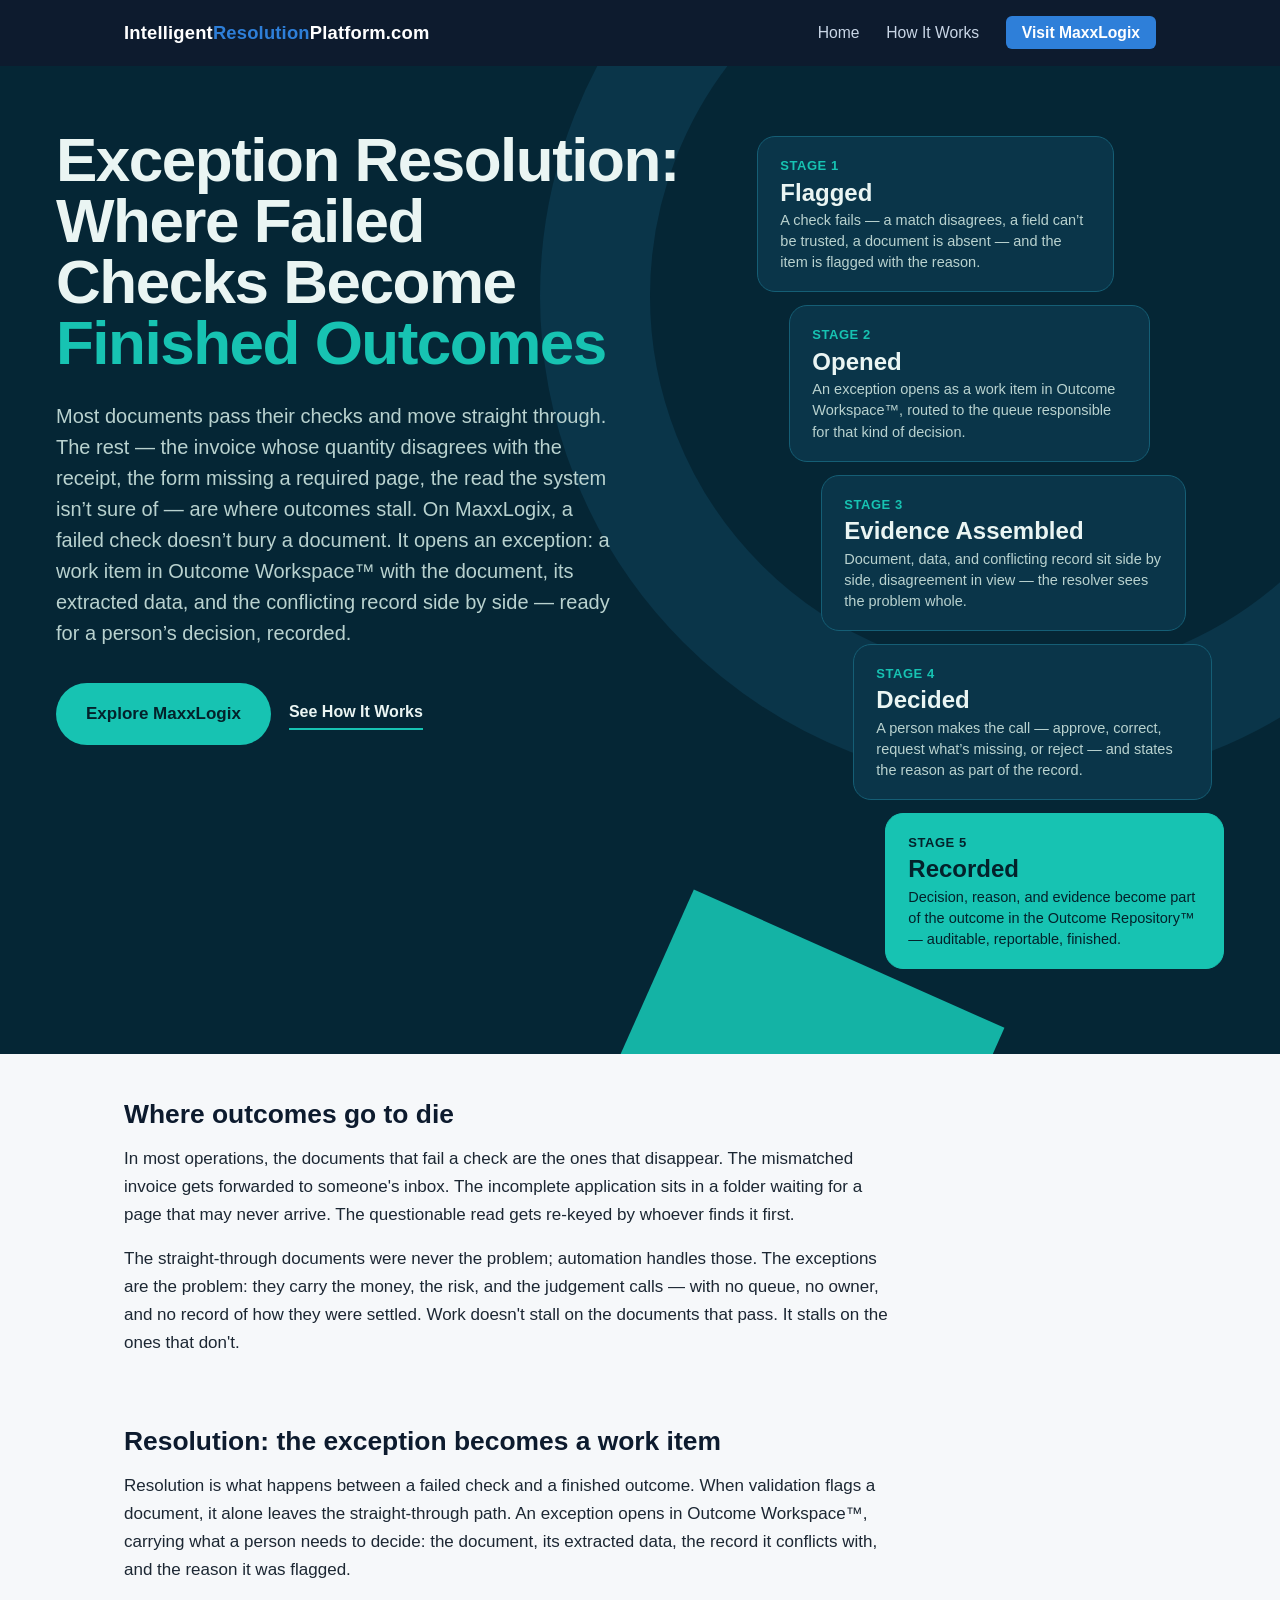
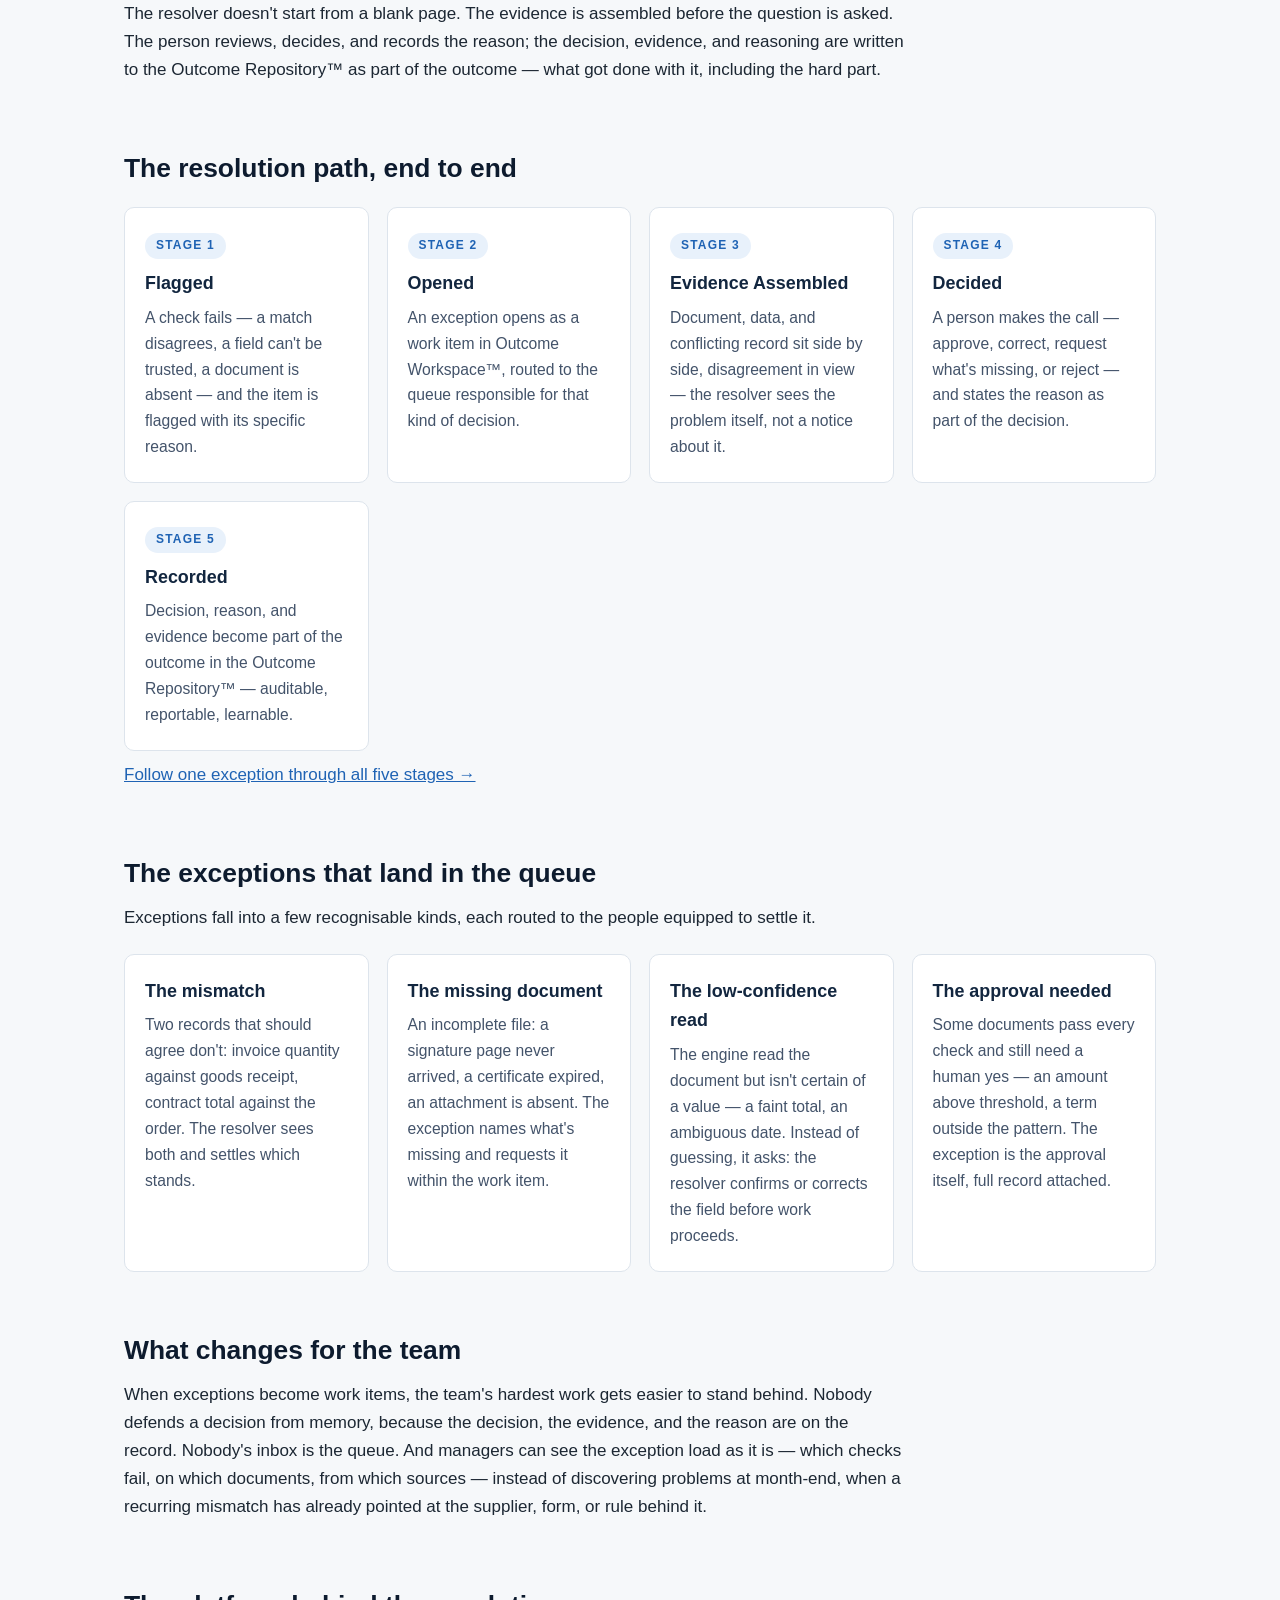
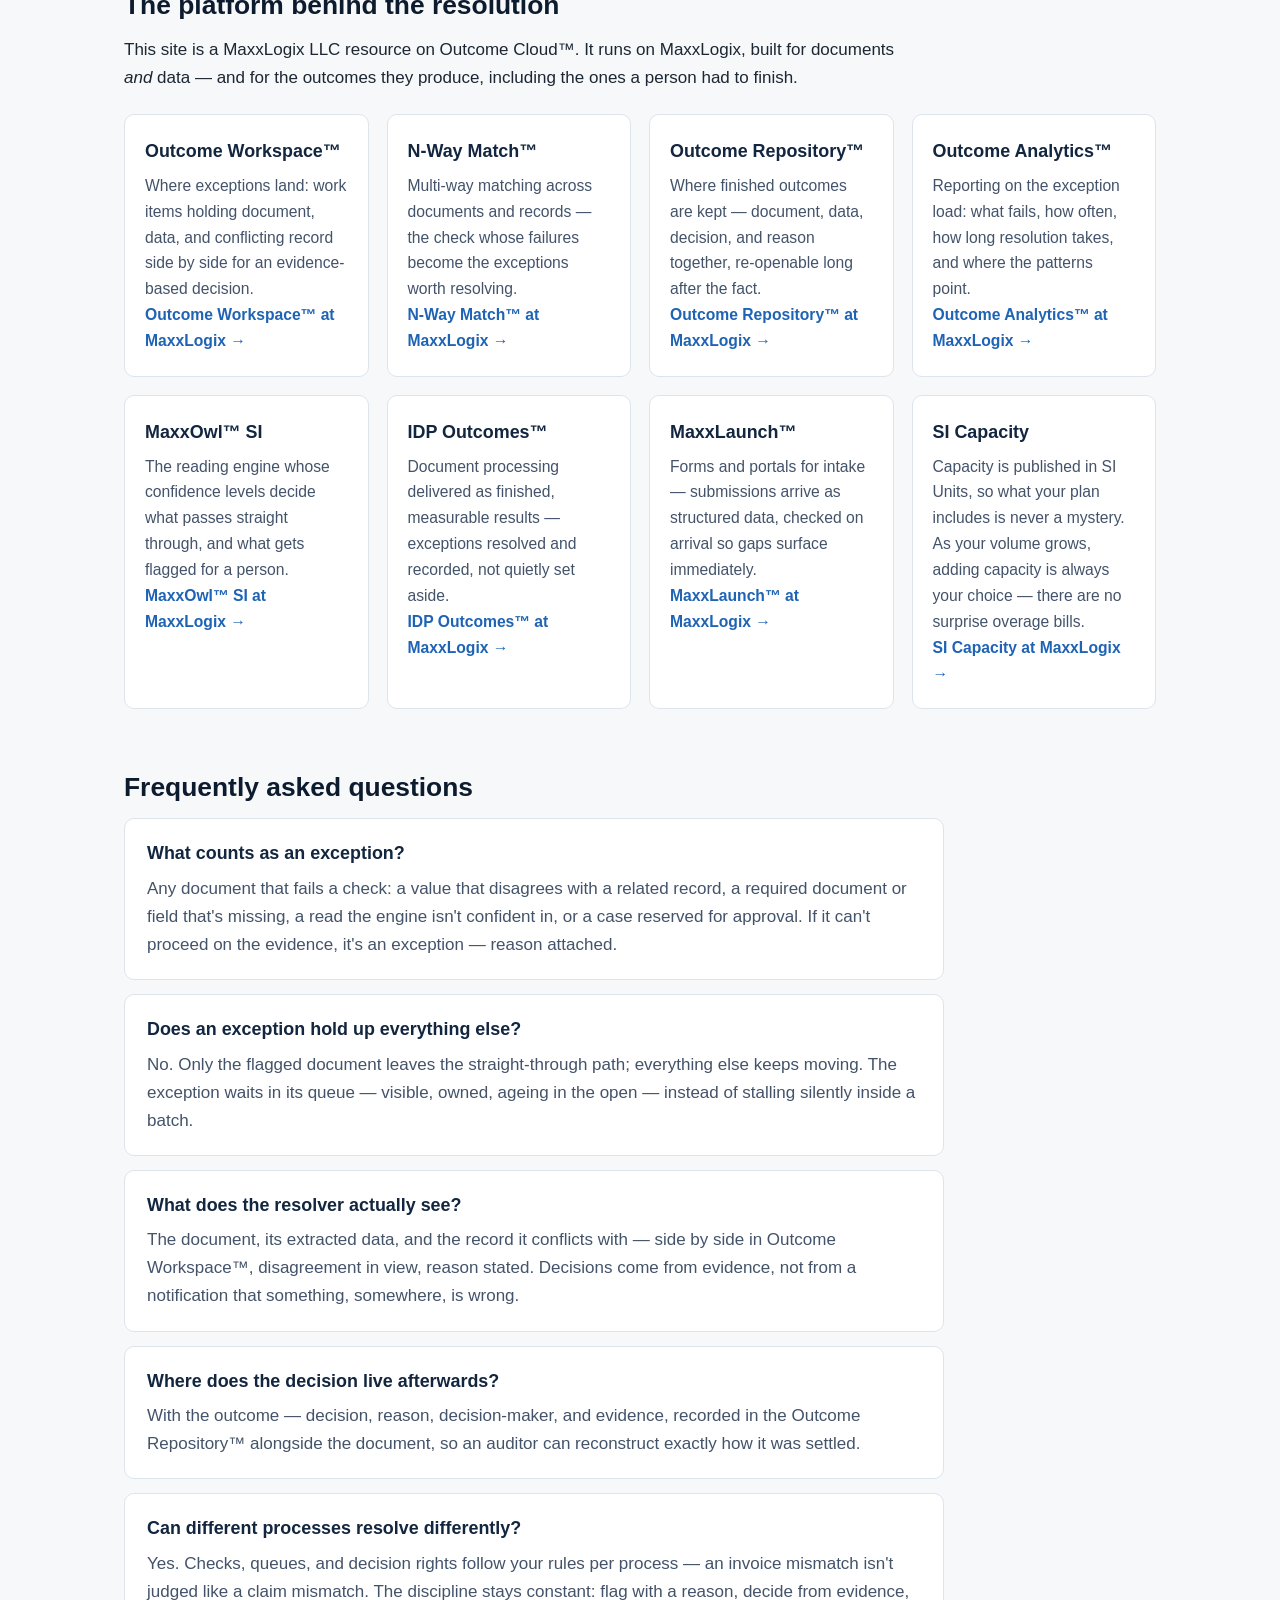
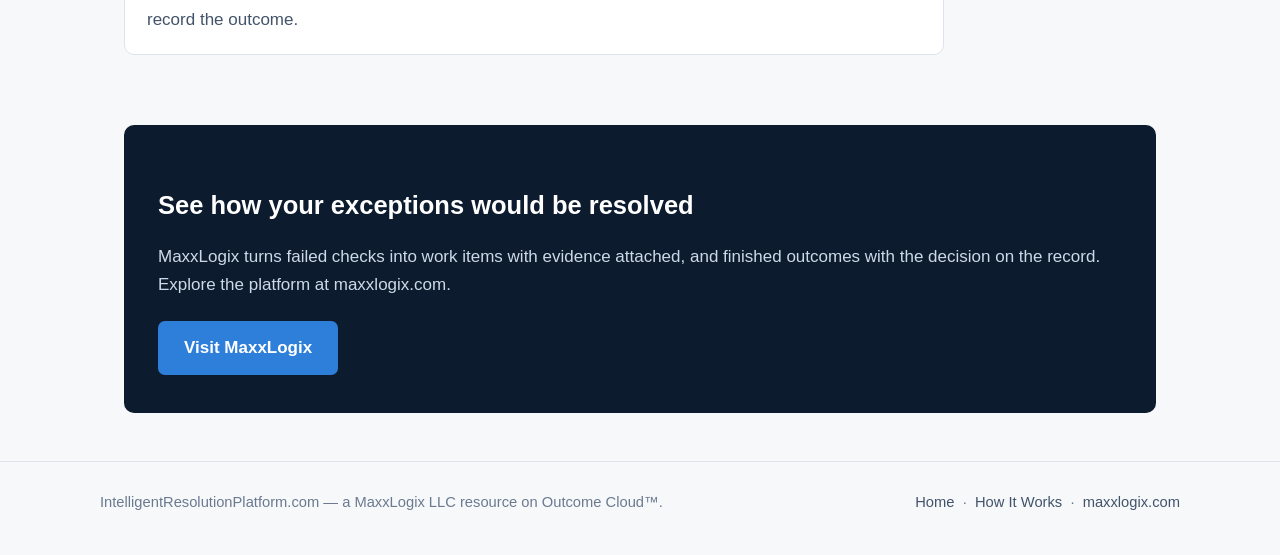
<file: index.html>
<!DOCTYPE html>
<html lang="en">
<head>
<meta charset="UTF-8">
<meta name="viewport" content="width=device-width, initial-scale=1.0">
<title>Exception Resolution for Documents That Fail the Check | Intelligent Resolution Platform</title>
<meta name="description" content="When a document fails a check, the exception becomes a work item: evidence side by side, a person decides, and the decision is recorded as the outcome. See resolution on MaxxLogix.">
<link rel="canonical" href="https://intelligentresolutionplatform.com/">
<meta property="og:type" content="website">
<meta property="og:site_name" content="Intelligent Resolution Platform">
<meta property="og:title" content="Exception Resolution for Documents That Fail the Check">
<meta property="og:description" content="Exceptions are where outcomes stall. On MaxxLogix they surface in Outcome Workspace as work items — document, data, and conflicting record side by side — until a person decides and the outcome is recorded.">
<meta property="og:url" content="https://intelligentresolutionplatform.com/">
<meta name="twitter:card" content="summary">
<link rel="stylesheet" href="style.css">
</head>
<body>

<header class="site-header">
  <div class="header-inner">
    <a class="wordmark" href="index.html">Intelligent<span>Resolution</span>Platform.com</a>
    <nav class="main-nav">
      <a href="index.html">Home</a>
      <a href="how-it-works.html">How It Works</a>
      <a class="nav-cta" href="https://maxxlogix.com">Visit MaxxLogix</a>
    </nav>
  </div>
</header>

<section class="bh">
  <div class="bh-wrap">
    <div class="bh-grid">
      <div>
        <h1 class="bh-h1" style="font-size:62px">Exception Resolution: Where Failed Checks Become <span class="bh-a">Finished Outcomes</span></h1>
        <p class="bh-lede">Most documents pass their checks and move straight through. The rest — the invoice whose quantity disagrees with the receipt, the form missing a required page, the read the system isn&rsquo;t sure of — are where outcomes stall. On MaxxLogix, a failed check doesn&rsquo;t bury a document. It opens an exception: a work item in Outcome Workspace&trade; with the document, its extracted data, and the conflicting record side by side — ready for a person&rsquo;s decision, recorded.</p>
        <div class="bh-actions">
          <a class="bh-btn" href="https://maxxlogix.com">Explore MaxxLogix</a>
          <a class="bh-link2" href="how-it-works.html">See How It Works</a>
        </div>
      </div>
      <div class="bh-path" aria-label="The path, end to end">
        <div class="bh-stage bh-s1"><div class="bh-n">Stage 1</div><div class="bh-t">Flagged</div><div class="bh-d">A check fails — a match disagrees, a field can&rsquo;t be trusted, a document is absent — and the item is flagged with the reason.</div></div>
        <div class="bh-stage bh-s2"><div class="bh-n">Stage 2</div><div class="bh-t">Opened</div><div class="bh-d">An exception opens as a work item in Outcome Workspace&trade;, routed to the queue responsible for that kind of decision.</div></div>
        <div class="bh-stage bh-s3"><div class="bh-n">Stage 3</div><div class="bh-t">Evidence Assembled</div><div class="bh-d">Document, data, and conflicting record sit side by side, disagreement in view — the resolver sees the problem whole.</div></div>
        <div class="bh-stage bh-s4"><div class="bh-n">Stage 4</div><div class="bh-t">Decided</div><div class="bh-d">A person makes the call — approve, correct, request what&rsquo;s missing, or reject — and states the reason as part of the record.</div></div>
        <div class="bh-stage bh-s5"><div class="bh-n">Stage 5</div><div class="bh-t">Recorded</div><div class="bh-d">Decision, reason, and evidence become part of the outcome in the Outcome Repository&trade; — auditable, reportable, finished.</div></div>
      </div>
    </div>
  </div>
</section>

<main>

  <section>
    <h2>Where outcomes go to die</h2>
    <p>In most operations, the documents that fail a check are the ones that disappear. The mismatched invoice gets forwarded to someone's inbox. The incomplete application sits in a folder waiting for a page that may never arrive. The questionable read gets re-keyed by whoever finds it first.</p>
    <p>The straight-through documents were never the problem; automation handles those. The exceptions are the problem: they carry the money, the risk, and the judgement calls — with no queue, no owner, and no record of how they were settled. Work doesn't stall on the documents that pass. It stalls on the ones that don't.</p>  </section>

  <section>
    <h2>Resolution: the exception becomes a work item</h2>
    <p>Resolution is what happens between a failed check and a finished outcome. When validation flags a document, it alone leaves the straight-through path. An exception opens in Outcome Workspace&trade;, carrying what a person needs to decide: the document, its extracted data, the record it conflicts with, and the reason it was flagged.</p>
    <p>The resolver doesn't start from a blank page. The evidence is assembled before the question is asked. The person reviews, decides, and records the reason; the decision, evidence, and reasoning are written to the Outcome Repository&trade; as part of the outcome — what got done with it, including the hard part.</p>
  </section>

  <section>
    <h2>The resolution path, end to end</h2>
    <div class="grid">
      <div class="card">
        <span class="step">Stage 1</span>
        <h3>Flagged</h3>
        <p>A check fails — a match disagrees, a field can't be trusted, a document is absent — and the item is flagged with its specific reason.</p>
      </div>
      <div class="card">
        <span class="step">Stage 2</span>
        <h3>Opened</h3>
        <p>An exception opens as a work item in Outcome Workspace&trade;, routed to the queue responsible for that kind of decision.</p>
      </div>
      <div class="card">
        <span class="step">Stage 3</span>
        <h3>Evidence Assembled</h3>
        <p>Document, data, and conflicting record sit side by side, disagreement in view — the resolver sees the problem itself, not a notice about it.</p>      </div>
      <div class="card">
        <span class="step">Stage 4</span>
        <h3>Decided</h3>
        <p>A person makes the call — approve, correct, request what's missing, or reject — and states the reason as part of the decision.</p>
      </div>
      <div class="card">
        <span class="step">Stage 5</span>
        <h3>Recorded</h3>
        <p>Decision, reason, and evidence become part of the outcome in the Outcome Repository&trade; — auditable, reportable, learnable.</p>
      </div>
    </div>
    <p><a href="how-it-works.html">Follow one exception through all five stages &rarr;</a></p>
  </section>

  <section>
    <h2>The exceptions that land in the queue</h2>
    <p>Exceptions fall into a few recognisable kinds, each routed to the people equipped to settle it.</p>
    <div class="grid">
      <div class="card">
        <h3>The mismatch</h3>
        <p>Two records that should agree don't: invoice quantity against goods receipt, contract total against the order. The resolver sees both and settles which stands.</p>
      </div>
      <div class="card">
        <h3>The missing document</h3>
        <p>An incomplete file: a signature page never arrived, a certificate expired, an attachment is absent. The exception names what's missing and requests it within the work item.</p>      </div>
      <div class="card">
        <h3>The low-confidence read</h3>
        <p>The engine read the document but isn't certain of a value — a faint total, an ambiguous date. Instead of guessing, it asks: the resolver confirms or corrects the field before work proceeds.</p>
      </div>
      <div class="card">
        <h3>The approval needed</h3>
        <p>Some documents pass every check and still need a human yes — an amount above threshold, a term outside the pattern. The exception is the approval itself, full record attached.</p>
      </div>
    </div>
  </section>

  <section>
    <h2>What changes for the team</h2>
    <p>When exceptions become work items, the team's hardest work gets easier to stand behind. Nobody defends a decision from memory, because the decision, the evidence, and the reason are on the record. Nobody's inbox is the queue. And managers can see the exception load as it is — which checks fail, on which documents, from which sources — instead of discovering problems at month-end, when a recurring mismatch has already pointed at the supplier, form, or rule behind it.</p>
  </section>

  <section>
    <h2>The platform behind the resolution</h2>
    <p class="narrow">This site is a MaxxLogix LLC resource on Outcome Cloud&trade;. It runs on MaxxLogix, built for documents <em>and</em> data — and for the outcomes they produce, including the ones a person had to finish.</p>
    <div class="grid">
      <div class="card">
        <h3>Outcome Workspace&trade;</h3>
        <p>Where exceptions land: work items holding document, data, and conflicting record side by side for an evidence-based decision.</p>
        <p><a href="https://maxxlogix.com/outcome-workspace/">Outcome Workspace&trade; at MaxxLogix &rarr;</a></p>
      </div>
      <div class="card">
        <h3>N-Way Match&trade;</h3>
        <p>Multi-way matching across documents and records — the check whose failures become the exceptions worth resolving.</p>
        <p><a href="https://maxxlogix.com/outcome-match/">N-Way Match&trade; at MaxxLogix &rarr;</a></p>
      </div>
      <div class="card">
        <h3>Outcome Repository&trade;</h3>
        <p>Where finished outcomes are kept — document, data, decision, and reason together, re-openable long after the fact.</p>        <p><a href="https://maxxlogix.com/outcome-repository/">Outcome Repository&trade; at MaxxLogix &rarr;</a></p>
      </div>
      <div class="card">
        <h3>Outcome Analytics&trade;</h3>
        <p>Reporting on the exception load: what fails, how often, how long resolution takes, and where the patterns point.</p>
        <p><a href="https://maxxlogix.com/outcome-analytics/">Outcome Analytics&trade; at MaxxLogix &rarr;</a></p>
      </div>
      <div class="card">
        <h3>MaxxOwl&trade; SI</h3>
        <p>The reading engine whose confidence levels decide what passes straight through, and what gets flagged for a person.</p>
        <p><a href="https://maxxlogix.com/maxxowl-si/">MaxxOwl&trade; SI at MaxxLogix &rarr;</a></p>
      </div>
      <div class="card">
        <h3>IDP Outcomes&trade;</h3>
        <p>Document processing delivered as finished, measurable results — exceptions resolved and recorded, not quietly set aside.</p>
        <p><a href="https://maxxlogix.com/idp-outcomes/">IDP Outcomes&trade; at MaxxLogix &rarr;</a></p>
      </div>
      <div class="card">
        <h3>MaxxLaunch&trade;</h3>
        <p>Forms and portals for intake — submissions arrive as structured data, checked on arrival so gaps surface immediately.</p>
        <p><a href="https://maxxlogix.com/maxxlaunch/">MaxxLaunch&trade; at MaxxLogix &rarr;</a></p>
      </div>
      <div class="card">
        <h3>SI Capacity</h3>
        <p>Capacity is published in SI Units, so what your plan includes is never a mystery. As your volume grows, adding capacity is always your choice — there are no surprise overage bills.</p>
        <p><a href="https://maxxlogix.com/si-capacity/">SI Capacity at MaxxLogix &rarr;</a></p>
      </div>
    </div>
  </section>

  <section>
    <h2>Frequently asked questions</h2>

    <div class="faq-item">
      <h3>What counts as an exception?</h3>
      <p>Any document that fails a check: a value that disagrees with a related record, a required document or field that's missing, a read the engine isn't confident in, or a case reserved for approval. If it can't proceed on the evidence, it's an exception — reason attached.</p>
    </div>

    <div class="faq-item">
      <h3>Does an exception hold up everything else?</h3>
      <p>No. Only the flagged document leaves the straight-through path; everything else keeps moving. The exception waits in its queue — visible, owned, ageing in the open — instead of stalling silently inside a batch.</p>
    </div>

    <div class="faq-item">
      <h3>What does the resolver actually see?</h3>
      <p>The document, its extracted data, and the record it conflicts with — side by side in Outcome Workspace&trade;, disagreement in view, reason stated. Decisions come from evidence, not from a notification that something, somewhere, is wrong.</p>
    </div>

    <div class="faq-item">
      <h3>Where does the decision live afterwards?</h3>
      <p>With the outcome — decision, reason, decision-maker, and evidence, recorded in the Outcome Repository&trade; alongside the document, so an auditor can reconstruct exactly how it was settled.</p>
    </div>

    <div class="faq-item">
      <h3>Can different processes resolve differently?</h3>
      <p>Yes. Checks, queues, and decision rights follow your rules per process — an invoice mismatch isn't judged like a claim mismatch. The discipline stays constant: flag with a reason, decide from evidence, record the outcome.</p>
    </div>
  </section>

  <div class="cta-band">
    <h2>See how your exceptions would be resolved</h2>
    <p>MaxxLogix turns failed checks into work items with evidence attached, and finished outcomes with the decision on the record. Explore the platform at maxxlogix.com.</p>
    <a class="btn" href="https://maxxlogix.com">Visit MaxxLogix</a>
  </div>

</main>

<footer class="site-footer">
  <div class="footer-inner">
    <span>IntelligentResolutionPlatform.com — a MaxxLogix LLC resource on Outcome Cloud&trade;.</span>
    <span><a href="index.html">Home</a> &nbsp;·&nbsp; <a href="how-it-works.html">How It Works</a> &nbsp;·&nbsp; <a href="https://maxxlogix.com">maxxlogix.com</a></span>
  </div>
</footer>

</body>
</html>
</file>
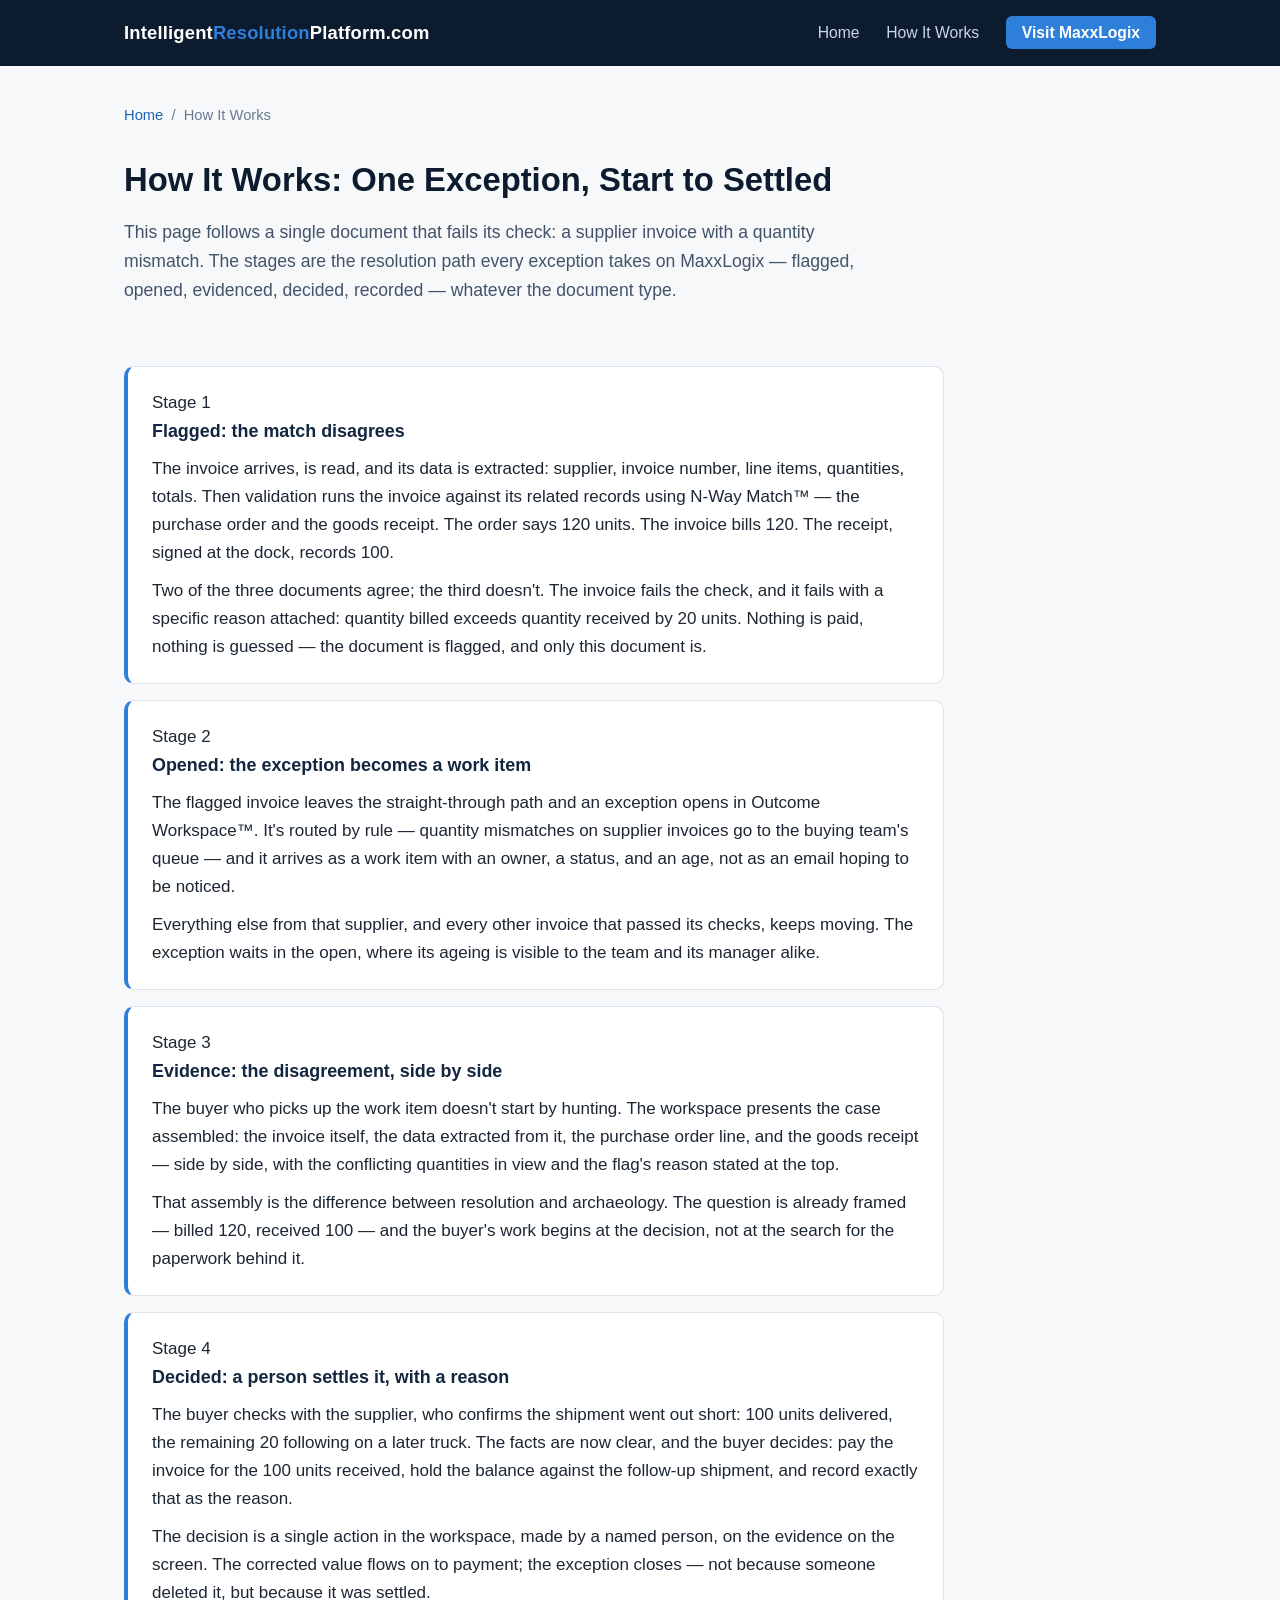
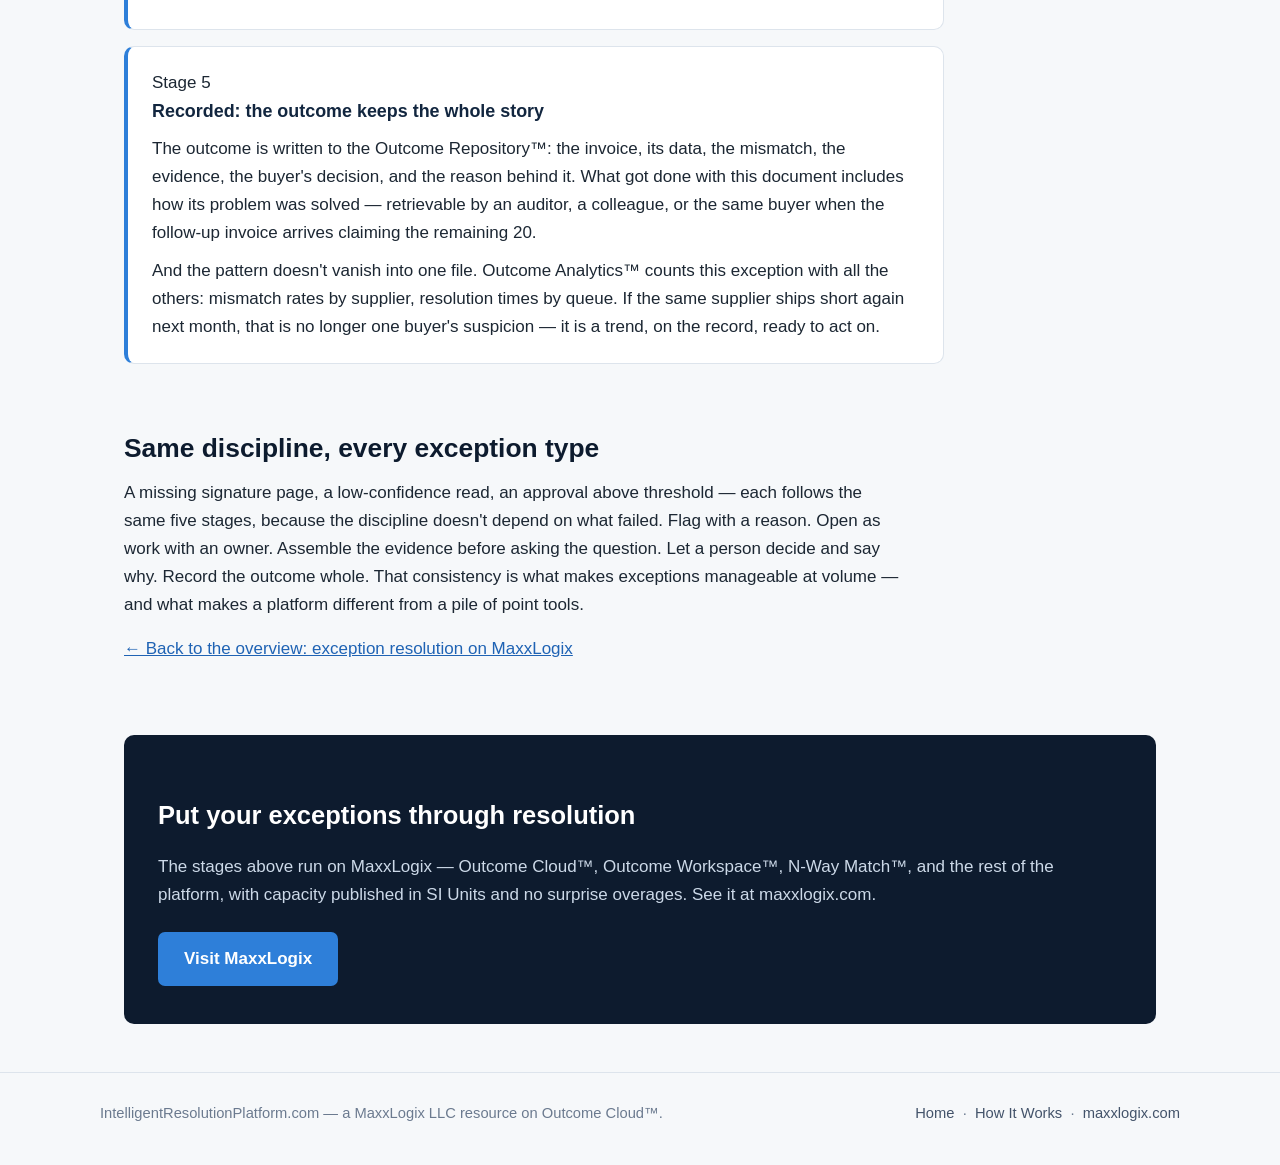
<file: how-it-works.html>
<!DOCTYPE html>
<html lang="en">
<head>
<meta charset="UTF-8">
<meta name="viewport" content="width=device-width, initial-scale=1.0">
<title>How It Works: One Exception, Flagged to Resolved | Intelligent Resolution Platform</title>
<meta name="description" content="Follow one supplier invoice with a quantity mismatch through exception resolution: flagged by N-Way Match, opened as a work item, decided from evidence, and recorded as an outcome.">
<link rel="canonical" href="https://intelligentresolutionplatform.com/how-it-works.html">
<meta property="og:type" content="article">
<meta property="og:site_name" content="Intelligent Resolution Platform">
<meta property="og:title" content="How It Works: One Exception, Flagged to Resolved">
<meta property="og:description" content="An invoice bills for 120 units; the receipt says 100 arrived. Watch the exception open, the evidence assemble, a buyer decide, and the outcome get recorded.">
<meta property="og:url" content="https://intelligentresolutionplatform.com/how-it-works.html">
<meta name="twitter:card" content="summary">
<link rel="stylesheet" href="style.css">
</head>
<body>

<header class="site-header">
  <div class="header-inner">
    <a class="wordmark" href="index.html">Intelligent<span>Resolution</span>Platform.com</a>
    <nav class="main-nav">
      <a href="index.html">Home</a>
      <a href="how-it-works.html">How It Works</a>
      <a class="nav-cta" href="https://maxxlogix.com">Visit MaxxLogix</a>
    </nav>
  </div>
</header>

<main>

  <p class="crumb"><a href="index.html">Home</a> &nbsp;/&nbsp; How It Works</p>

  <div class="page-head">
    <h1>How It Works: One Exception, Start to Settled</h1>
    <p class="lede">This page follows a single document that fails its check: a supplier invoice with a quantity mismatch. The stages are the resolution path every exception takes on MaxxLogix — flagged, opened, evidenced, decided, recorded — whatever the document type.</p>
  </div>

  <section>
    <div class="stage-list">

      <div class="stage-block">
        <span class="step">Stage 1</span>
        <h3>Flagged: the match disagrees</h3>
        <p>The invoice arrives, is read, and its data is extracted: supplier, invoice number, line items, quantities, totals. Then validation runs the invoice against its related records using N-Way Match&trade; — the purchase order and the goods receipt. The order says 120 units. The invoice bills 120. The receipt, signed at the dock, records 100.</p>
        <p>Two of the three documents agree; the third doesn't. The invoice fails the check, and it fails with a specific reason attached: quantity billed exceeds quantity received by 20 units. Nothing is paid, nothing is guessed — the document is flagged, and only this document is.</p>
      </div>

      <div class="stage-block">
        <span class="step">Stage 2</span>
        <h3>Opened: the exception becomes a work item</h3>
        <p>The flagged invoice leaves the straight-through path and an exception opens in Outcome Workspace&trade;. It's routed by rule — quantity mismatches on supplier invoices go to the buying team's queue — and it arrives as a work item with an owner, a status, and an age, not as an email hoping to be noticed.</p>
        <p>Everything else from that supplier, and every other invoice that passed its checks, keeps moving. The exception waits in the open, where its ageing is visible to the team and its manager alike.</p>
      </div>

      <div class="stage-block">
        <span class="step">Stage 3</span>
        <h3>Evidence: the disagreement, side by side</h3>
        <p>The buyer who picks up the work item doesn't start by hunting. The workspace presents the case assembled: the invoice itself, the data extracted from it, the purchase order line, and the goods receipt — side by side, with the conflicting quantities in view and the flag's reason stated at the top.</p>
        <p>That assembly is the difference between resolution and archaeology. The question is already framed — billed 120, received 100 — and the buyer's work begins at the decision, not at the search for the paperwork behind it.</p>
      </div>

      <div class="stage-block">
        <span class="step">Stage 4</span>
        <h3>Decided: a person settles it, with a reason</h3>
        <p>The buyer checks with the supplier, who confirms the shipment went out short: 100 units delivered, the remaining 20 following on a later truck. The facts are now clear, and the buyer decides: pay the invoice for the 100 units received, hold the balance against the follow-up shipment, and record exactly that as the reason.</p>
        <p>The decision is a single action in the workspace, made by a named person, on the evidence on the screen. The corrected value flows on to payment; the exception closes — not because someone deleted it, but because it was settled.</p>
      </div>

      <div class="stage-block">
        <span class="step">Stage 5</span>
        <h3>Recorded: the outcome keeps the whole story</h3>
        <p>The outcome is written to the Outcome Repository&trade;: the invoice, its data, the mismatch, the evidence, the buyer's decision, and the reason behind it. What got done with this document includes how its problem was solved — retrievable by an auditor, a colleague, or the same buyer when the follow-up invoice arrives claiming the remaining 20.</p>
        <p>And the pattern doesn't vanish into one file. Outcome Analytics&trade; counts this exception with all the others: mismatch rates by supplier, resolution times by queue. If the same supplier ships short again next month, that is no longer one buyer's suspicion — it is a trend, on the record, ready to act on.</p>
      </div>

    </div>
  </section>

  <section>
    <h2>Same discipline, every exception type</h2>
    <p class="narrow">A missing signature page, a low-confidence read, an approval above threshold — each follows the same five stages, because the discipline doesn't depend on what failed. Flag with a reason. Open as work with an owner. Assemble the evidence before asking the question. Let a person decide and say why. Record the outcome whole. That consistency is what makes exceptions manageable at volume — and what makes a platform different from a pile of point tools.</p>
    <p class="narrow"><a href="index.html">&larr; Back to the overview: exception resolution on MaxxLogix</a></p>
  </section>

  <div class="cta-band">
    <h2>Put your exceptions through resolution</h2>
    <p>The stages above run on MaxxLogix — Outcome Cloud&trade;, Outcome Workspace&trade;, N-Way Match&trade;, and the rest of the platform, with capacity published in SI Units and no surprise overages. See it at maxxlogix.com.</p>
    <a class="btn" href="https://maxxlogix.com">Visit MaxxLogix</a>
  </div>

</main>

<footer class="site-footer">
  <div class="footer-inner">
    <span>IntelligentResolutionPlatform.com — a MaxxLogix LLC resource on Outcome Cloud&trade;.</span>
    <span><a href="index.html">Home</a> &nbsp;·&nbsp; <a href="how-it-works.html">How It Works</a> &nbsp;·&nbsp; <a href="https://maxxlogix.com">maxxlogix.com</a></span>
  </div>
</footer>

</body>
</html>
</file>
<file: style.css>
/* Intelligent Resolution Platform — microsite styles
   Palette: deep navy / slate with a single steel-blue accent.
   No external assets. System font stack only. */

:root {
  --navy: #0d1b2e;
  --navy-2: #12263f;
  --slate: #43536a;
  --slate-light: #6b7a8f;
  --ink: #1c2733;
  --bg: #f6f8fa;
  --card: #ffffff;
  --line: #dde4ec;
  --accent: #2e7fd9;
  --accent-dark: #1f63b4;
  --radius: 10px;
}

* { box-sizing: border-box; }

html { scroll-behavior: smooth; }

body {
  margin: 0;
  font-family: -apple-system, BlinkMacSystemFont, "Segoe UI", Roboto,
    "Helvetica Neue", Arial, sans-serif;
  color: var(--ink);
  background: var(--bg);
  line-height: 1.65;
  font-size: 17px;
}

a { color: var(--accent-dark); }
a:hover { color: var(--accent); }

/* ---------- Header ---------- */
.site-header {
  background: var(--navy);
  color: #fff;
}
.header-inner {
  max-width: 1080px;
  margin: 0 auto;
  padding: 18px 24px;
  display: flex;
  flex-wrap: wrap;
  align-items: center;
  justify-content: space-between;
  gap: 12px;
}
.wordmark {
  color: #fff;
  text-decoration: none;
  font-weight: 700;
  font-size: 1.15rem;
  letter-spacing: 0.01em;
}
.wordmark span { color: var(--accent); }
.main-nav a {
  color: #c9d6e6;
  text-decoration: none;
  margin-left: 22px;
  font-size: 0.98rem;
}
.main-nav a:hover { color: #fff; }
.main-nav a.nav-cta {
  background: var(--accent);
  color: #fff;
  padding: 8px 16px;
  border-radius: 6px;
  font-weight: 600;
}
.main-nav a.nav-cta:hover { background: var(--accent-dark); }

/* ---------- Hero ---------- */
.hero {
  background: linear-gradient(160deg, var(--navy) 0%, var(--navy-2) 70%, #1a3a5c 100%);
  color: #fff;
  padding: 64px 24px 72px;
}
.hero-inner { max-width: 820px; margin: 0 auto; }
.hero .eyebrow {
  text-transform: uppercase;
  letter-spacing: 0.14em;
  font-size: 0.78rem;
  font-weight: 700;
  color: #8fc1f2;
  margin: 0 0 14px;
}
.hero h1 {
  font-size: 2.45rem;
  line-height: 1.18;
  margin: 0 0 18px;
  font-weight: 750;
}
.hero p.lede {
  font-size: 1.16rem;
  color: #d7e3f0;
  margin: 0 0 28px;
  max-width: 680px;
}
.btn {
  display: inline-block;
  background: var(--accent);
  color: #fff;
  text-decoration: none;
  font-weight: 600;
  padding: 13px 26px;
  border-radius: 7px;
  margin-right: 12px;
}
.btn:hover { background: var(--accent-dark); color: #fff; }
.btn.ghost {
  background: transparent;
  border: 1px solid #7d97b5;
  color: #e6eef7;
}
.btn.ghost:hover { border-color: #fff; color: #fff; }

/* ---------- Layout ---------- */
main { max-width: 1080px; margin: 0 auto; padding: 0 24px; }
section { padding: 44px 0 8px; }
section h2 {
  font-size: 1.65rem;
  line-height: 1.25;
  color: var(--navy);
  margin: 0 0 14px;
}
section h3 { color: var(--navy-2); margin: 0 0 8px; font-size: 1.12rem; }
section p { max-width: 780px; margin: 0 0 16px; }
.narrow { max-width: 780px; }

/* ---------- Stage / card grids ---------- */
.grid {
  display: grid;
  grid-template-columns: repeat(auto-fit, minmax(230px, 1fr));
  gap: 18px;
  margin: 22px 0 10px;
}
.card {
  background: var(--card);
  border: 1px solid var(--line);
  border-radius: var(--radius);
  padding: 22px 20px;
}
.card .step {
  display: inline-block;
  font-size: 0.75rem;
  font-weight: 700;
  letter-spacing: 0.1em;
  text-transform: uppercase;
  color: var(--accent-dark);
  background: #e8f1fb;
  border-radius: 20px;
  padding: 3px 11px;
  margin-bottom: 10px;
}
.card p { margin: 0; font-size: 0.98rem; color: var(--slate); }
.card h3 { margin-bottom: 6px; }
.card a { font-weight: 600; text-decoration: none; }
.card a:hover { text-decoration: underline; }

/* ---------- Deep-dive stage list (how it works) ---------- */
.stage-list { max-width: 820px; }
.stage-block {
  background: var(--card);
  border: 1px solid var(--line);
  border-left: 4px solid var(--accent);
  border-radius: var(--radius);
  padding: 22px 24px;
  margin-bottom: 16px;
}
.stage-block p { margin: 0 0 10px; }
.stage-block p:last-child { margin-bottom: 0; }

/* ---------- FAQ ---------- */
.faq-item {
  background: var(--card);
  border: 1px solid var(--line);
  border-radius: var(--radius);
  padding: 20px 22px;
  margin-bottom: 14px;
  max-width: 820px;
}
.faq-item h3 { margin-bottom: 6px; }
.faq-item p { margin: 0; color: var(--slate); }

/* ---------- CTA band ---------- */
.cta-band {
  background: var(--navy);
  color: #fff;
  border-radius: var(--radius);
  padding: 38px 34px;
  margin: 48px 0;
  text-align: left;
}
.cta-band h2 { color: #fff; margin-bottom: 10px; }
.cta-band p { color: #ccd9e8; margin-bottom: 22px; }

/* ---------- Footer ---------- */
.site-footer {
  border-top: 1px solid var(--line);
  margin-top: 24px;
  padding: 28px 24px 40px;
  color: var(--slate-light);
  font-size: 0.92rem;
}
.footer-inner {
  max-width: 1080px;
  margin: 0 auto;
  display: flex;
  flex-wrap: wrap;
  gap: 10px 28px;
  justify-content: space-between;
}
.site-footer a { color: var(--slate); text-decoration: none; }
.site-footer a:hover { text-decoration: underline; }

/* ---------- Breadcrumb (subpage) ---------- */
.crumb { padding: 22px 0 0; font-size: 0.92rem; color: var(--slate-light); }
.crumb a { text-decoration: none; }
.crumb a:hover { text-decoration: underline; }
.page-head { padding-top: 18px; }
.page-head h1 { font-size: 2.05rem; color: var(--navy); line-height: 1.22; margin: 0 0 12px; }
.page-head p.lede { font-size: 1.1rem; color: var(--slate); max-width: 760px; }

/* ---------- Responsive ---------- */
@media (max-width: 640px) {
  body { font-size: 16px; }
  .hero { padding: 44px 20px 52px; }
  .hero h1 { font-size: 1.85rem; }
  .page-head h1 { font-size: 1.6rem; }
  section h2 { font-size: 1.4rem; }
  .main-nav a { margin-left: 14px; }
  .btn { display: block; text-align: center; margin: 0 0 10px; }
  .cta-band { padding: 28px 22px; }
}

/* ===== Bold hero (bh-) — 2026-11-17 rollout, approved sample system ===== */
.bh{position:relative;background:#052635;color:#eaf5f3;overflow:clip;padding:64px 56px 72px}
.bh::before{content:"";position:absolute;width:760px;height:760px;border-radius:50%;border:110px solid #0a3549;right:-240px;top:-260px}
.bh::after{content:"";position:absolute;width:340px;height:340px;background:#17c3b2;right:330px;bottom:-230px;transform:rotate(24deg);opacity:.9}
.bh-wrap{position:relative;z-index:2;max-width:1360px;margin:0 auto}
.bh-grid{display:grid;grid-template-columns:minmax(0,7fr) minmax(0,5fr);gap:48px;align-items:start}
.bh-h1{font-weight:800;line-height:.98;letter-spacing:-1.5px;margin:0;overflow-wrap:break-word;text-wrap:balance;color:#eaf5f3}
.bh-a{color:#17c3b2}
.bh-h{color:#ffb03a}
.bh-lede{margin-top:28px;font-size:20px;line-height:1.55;color:#b9d2cf;max-width:560px}
.bh-actions{margin-top:34px;display:flex;gap:18px;align-items:center;flex-wrap:wrap}
.bh-btn{display:inline-block;background:#17c3b2;color:#03222b;font-weight:700;font-size:17px;text-decoration:none;padding:17px 30px;border-radius:999px;transition:transform .18s ease}
.bh-btn:hover{transform:translateY(-2px);color:#03222b}
.bh-link2{color:#eaf5f3;font-weight:600;font-size:16px;text-decoration:none;border-bottom:2px solid #17c3b2;padding-bottom:3px}
.bh-link2:hover{color:#17c3b2}
.bh-path{position:relative;padding-top:6px}
.bh-stage{background:#0a3549;border:1px solid #155e75;border-radius:18px;padding:18px 22px;margin-bottom:13px;position:relative}
.bh-n{font-size:13px;color:#17c3b2;font-weight:700;letter-spacing:.04em;text-transform:uppercase}
.bh-t{font-size:24px;font-weight:700;margin-top:2px;line-height:1.15;color:#eaf5f3}
.bh-d{font-size:14.5px;color:#b9d2cf;margin-top:4px;line-height:1.45}
.bh-s1{margin-right:110px}
.bh-s2{margin-left:32px;margin-right:74px}
.bh-s3{margin-left:64px;margin-right:38px}
.bh-s4{margin-left:96px;margin-right:12px}
.bh-s5{margin-left:128px;background:#17c3b2;border-color:#17c3b2}
.bh-s5 .bh-n,.bh-s5 .bh-t,.bh-s5 .bh-d{color:#03222b}
@media (max-width:900px){
  .bh{padding:44px 24px 54px}
  .bh-grid{grid-template-columns:1fr}
  .bh-h1{font-size:52px !important}
  .bh-s1,.bh-s2,.bh-s3,.bh-s4,.bh-s5{margin-left:0;margin-right:0}
}
@media (prefers-reduced-motion: reduce){
  .bh-btn{transition:none}
  .bh-btn:hover{transform:none}
}
</file>
